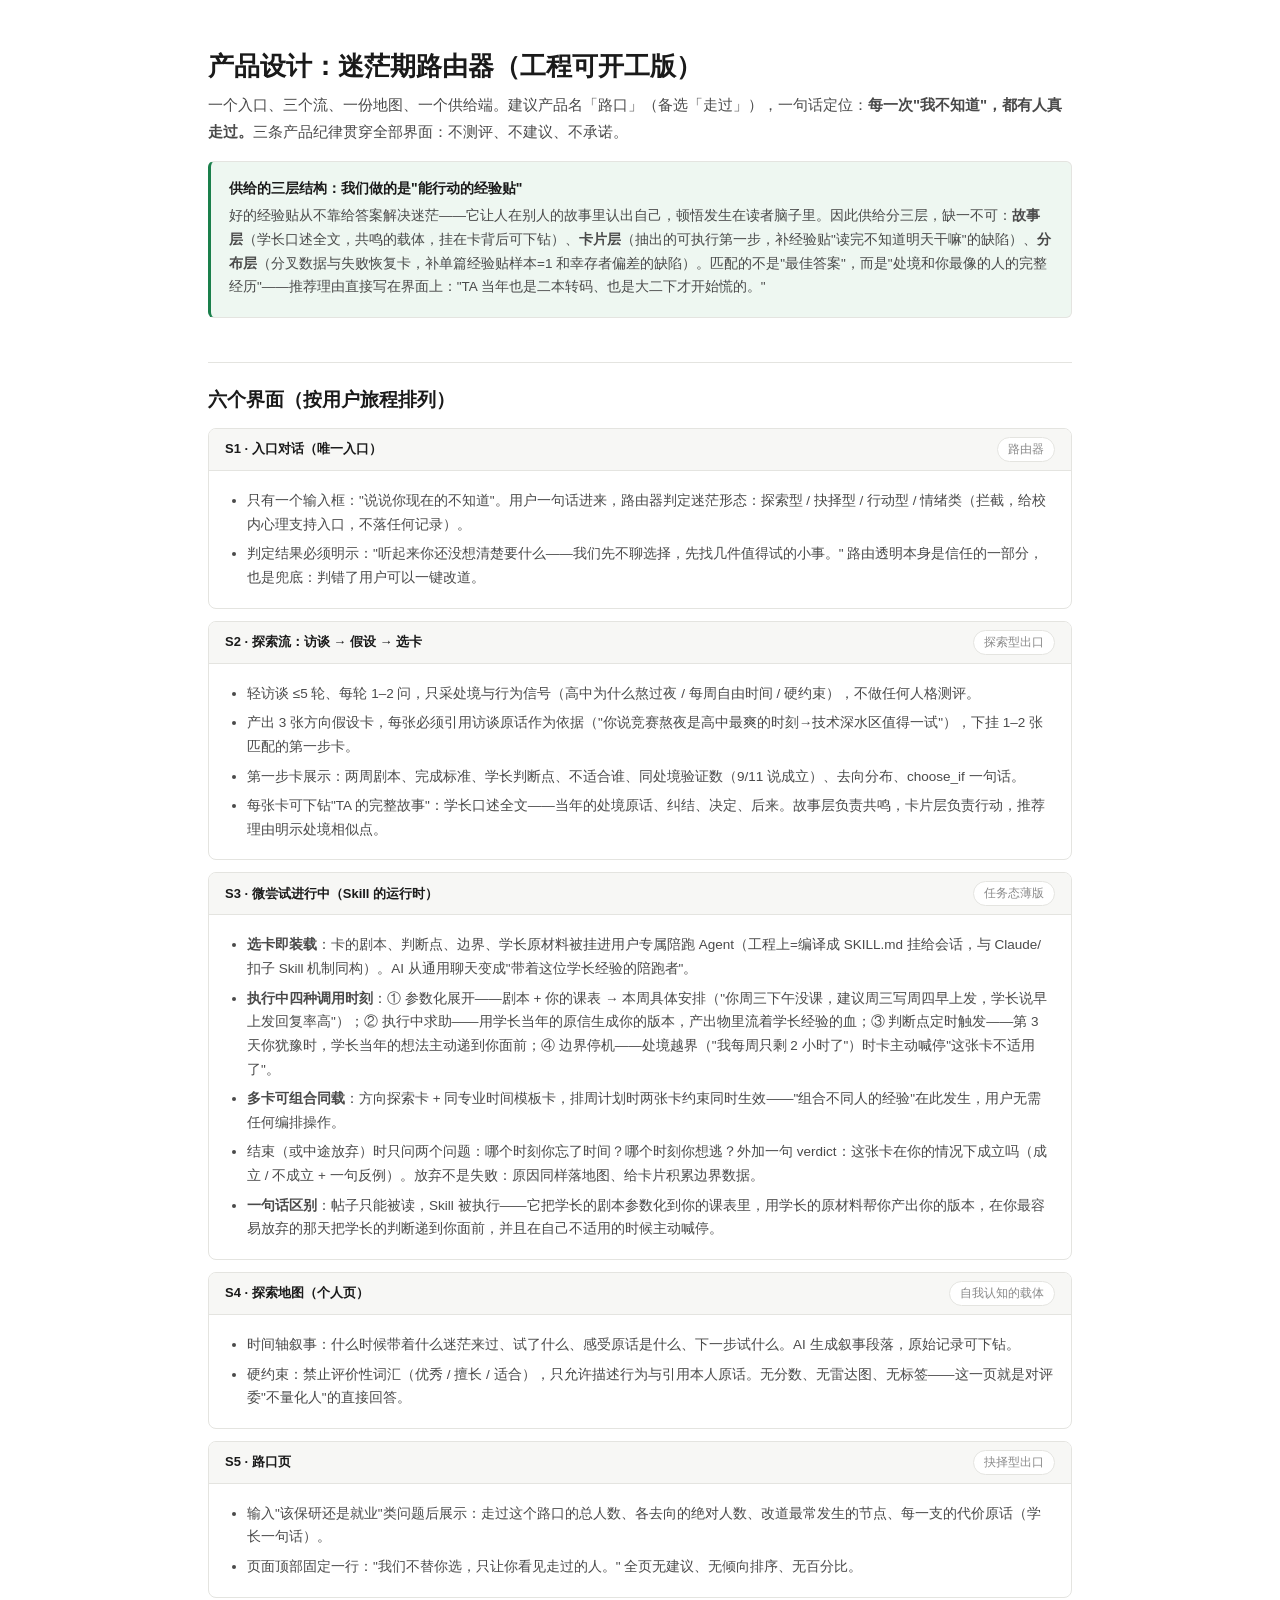
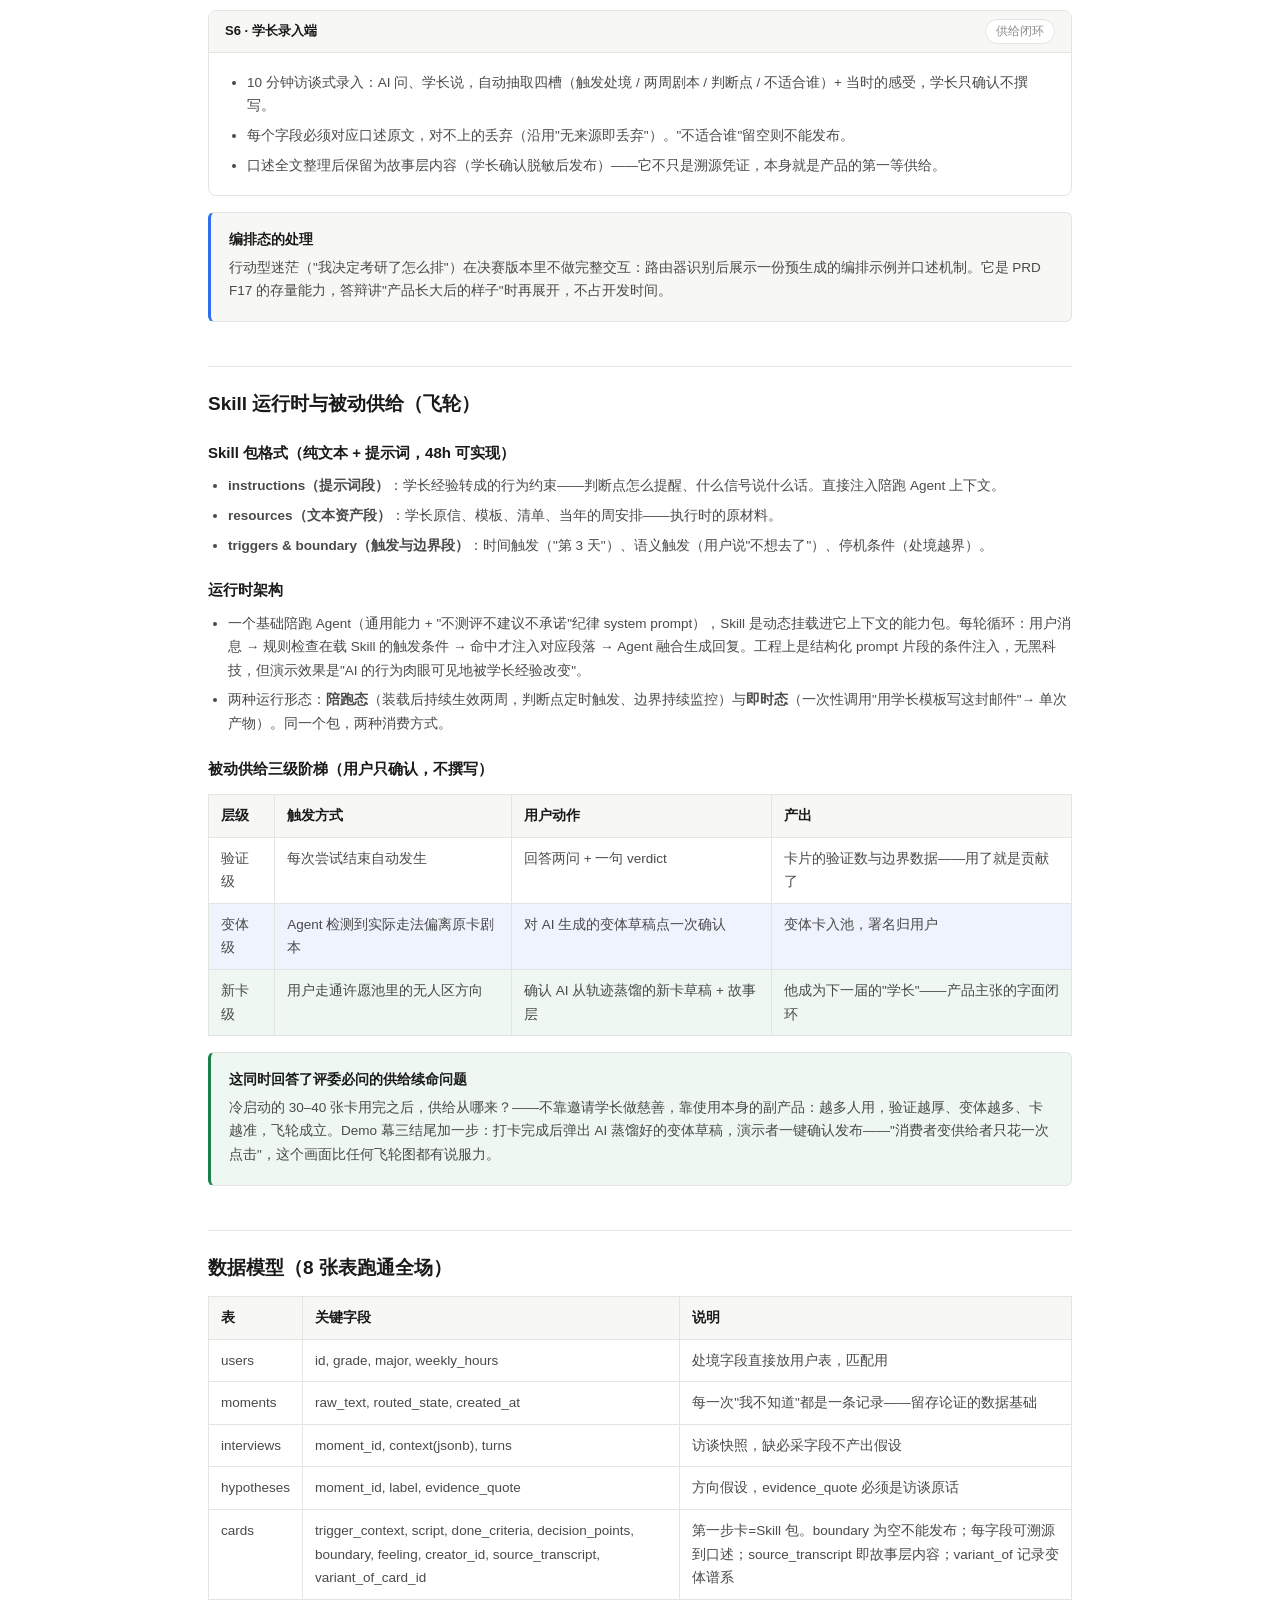
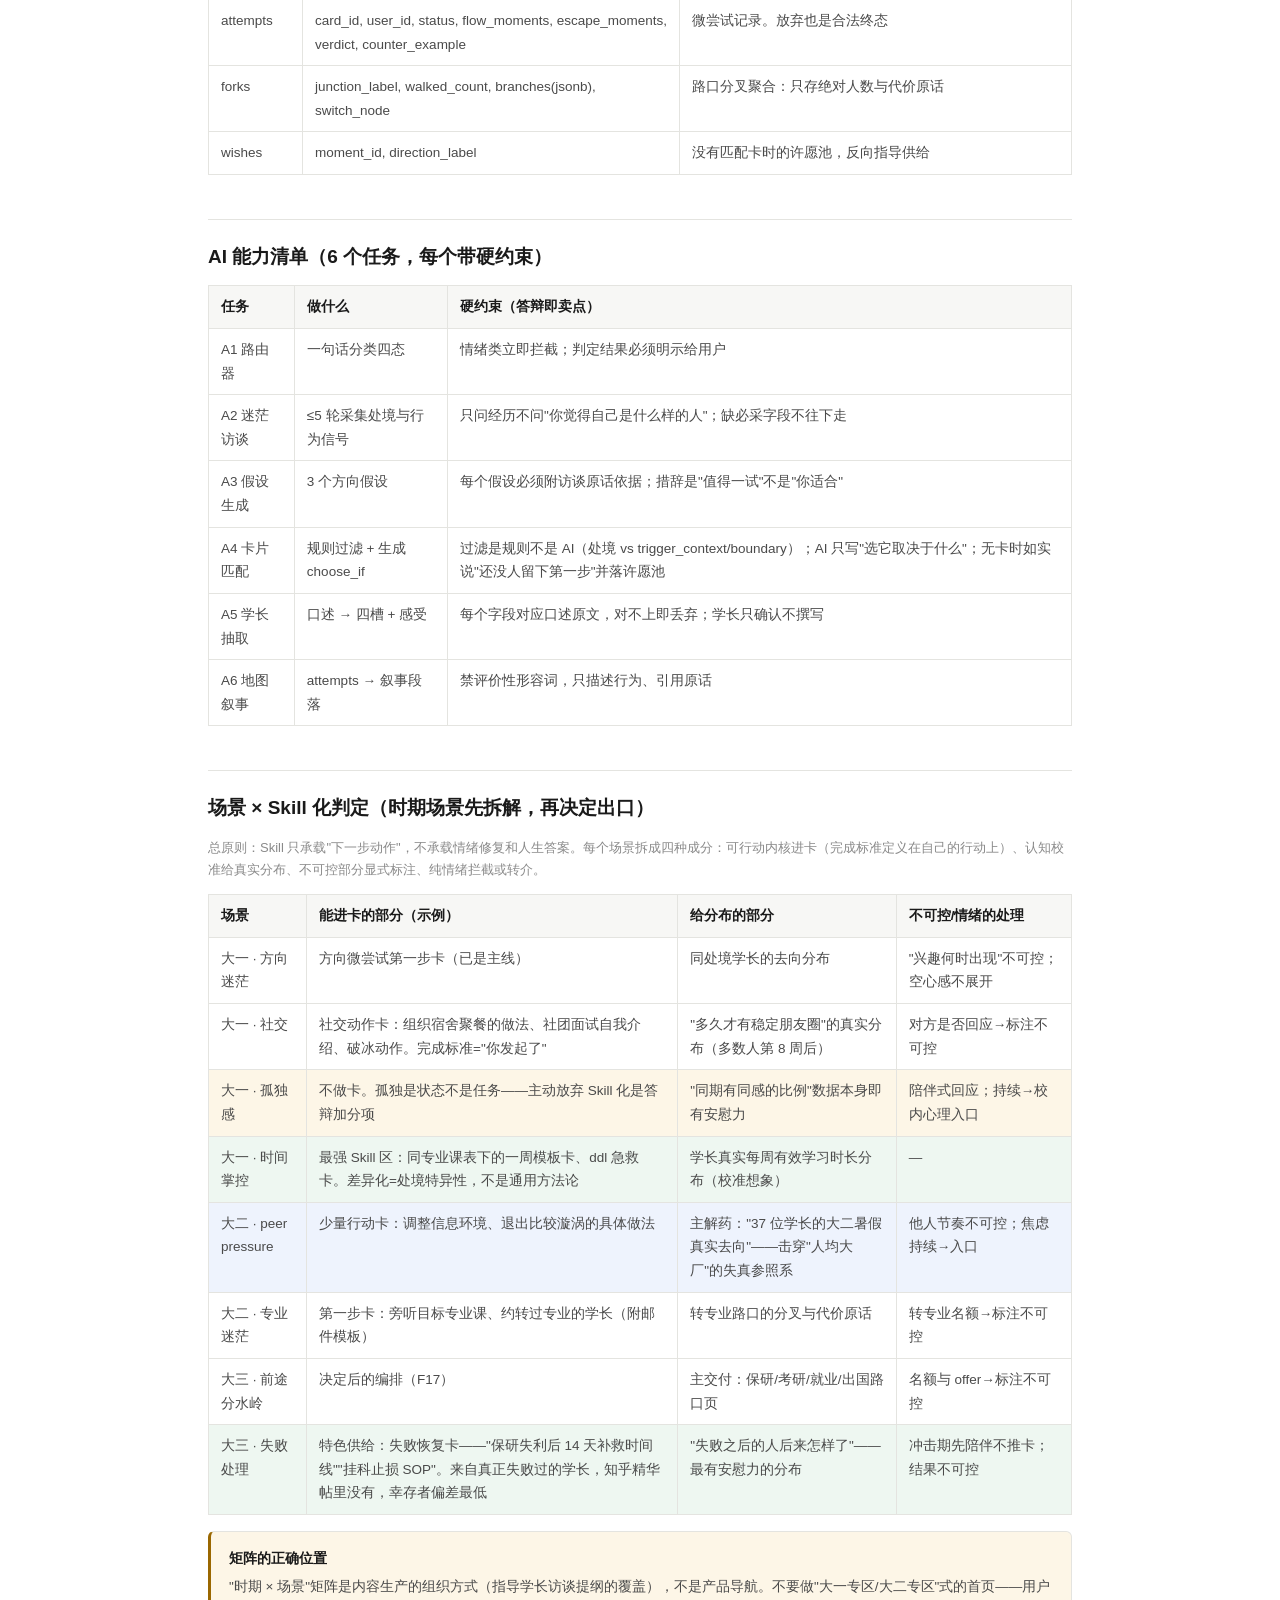
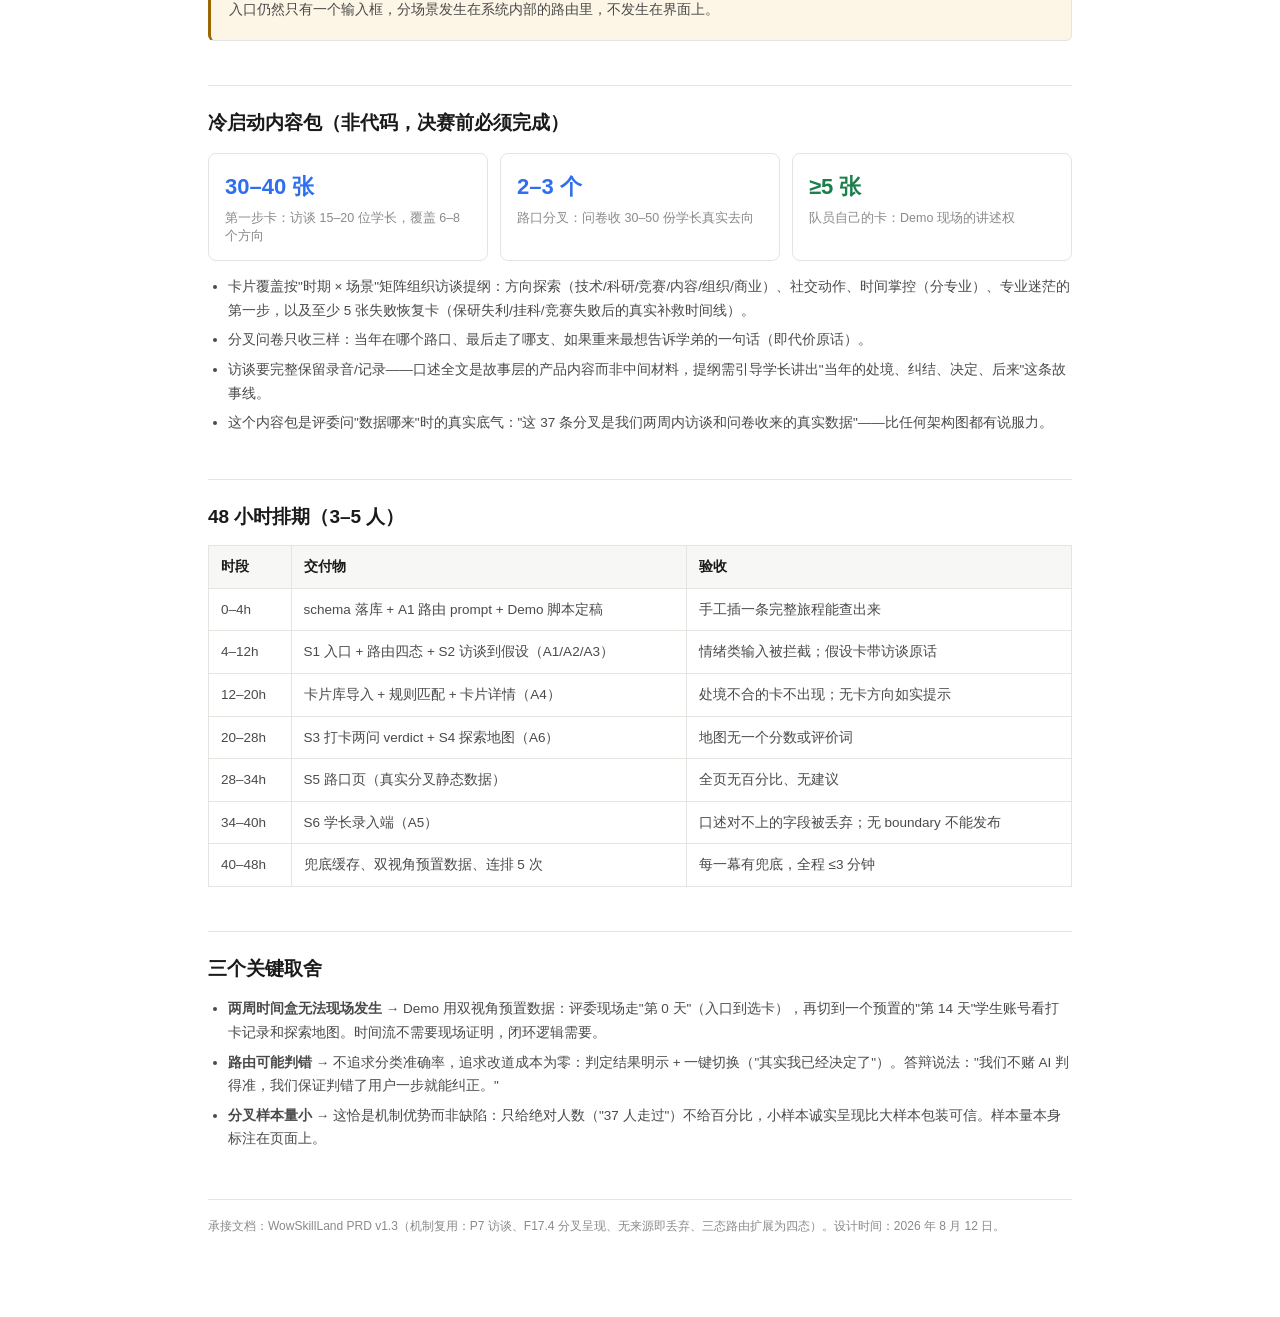
<file: docs/迷茫期路由器_产品设计.html>
<!DOCTYPE html>
<html lang="zh-CN">
<head>
<meta charset="UTF-8">
<meta name="viewport" content="width=device-width, initial-scale=1.0">
<title>产品设计：迷茫期路由器（工程可开工版）</title>
<style>
  :root {
    --text-1: #1a1a1a;
    --text-2: #4a4a4a;
    --text-3: #8a8a8a;
    --bg: #ffffff;
    --bg-soft: #f7f7f5;
    --stroke: #e4e4e0;
    --accent: #2f6fed;
    --success: #1a7f4b;
    --success-bg: #eef7f1;
    --warning: #9a6700;
    --warning-bg: #fdf6e7;
    --info: #2f6fed;
    --info-bg: #eef3fd;
  }
  * { box-sizing: border-box; }
  body {
    margin: 0;
    font-family: -apple-system, BlinkMacSystemFont, "PingFang SC", "Hiragino Sans GB", "Microsoft YaHei", sans-serif;
    color: var(--text-1);
    background: var(--bg);
    line-height: 1.75;
  }
  .page { max-width: 920px; margin: 0 auto; padding: 48px 28px 80px; }
  h1 { font-size: 26px; line-height: 1.4; margin: 0 0 8px; }
  h2 { font-size: 19px; margin: 44px 0 12px; padding-top: 20px; border-top: 1px solid var(--stroke); }
  h3 { font-size: 15px; margin: 20px 0 8px; }
  p { margin: 8px 0; color: var(--text-2); font-size: 14.5px; }
  .lead { font-size: 15px; color: var(--text-2); }
  .muted { color: var(--text-3); font-size: 13px; }
  table { width: 100%; border-collapse: collapse; margin: 12px 0; font-size: 13.5px; }
  th, td { border: 1px solid var(--stroke); padding: 9px 12px; text-align: left; vertical-align: top; }
  th { background: var(--bg-soft); font-weight: 600; white-space: nowrap; }
  td { color: var(--text-2); }
  tr.hl-success td { background: var(--success-bg); }
  tr.hl-warning td { background: var(--warning-bg); }
  tr.hl-info td { background: var(--info-bg); }
  .callout { border: 1px solid var(--stroke); border-left: 3px solid var(--accent); background: var(--bg-soft); padding: 14px 18px; border-radius: 6px; margin: 16px 0; }
  .callout.success { border-left-color: var(--success); background: var(--success-bg); }
  .callout.warning { border-left-color: var(--warning); background: var(--warning-bg); }
  .callout .title { font-weight: 600; font-size: 14px; margin-bottom: 4px; color: var(--text-1); }
  .callout p { font-size: 13.5px; margin: 4px 0; }
  .screen { border: 1px solid var(--stroke); border-radius: 8px; margin: 12px 0; overflow: hidden; }
  .screen-head { display: flex; justify-content: space-between; align-items: center; padding: 8px 16px; background: var(--bg-soft); border-bottom: 1px solid var(--stroke); font-size: 13px; font-weight: 600; }
  .screen-head .tag { font-weight: 500; font-size: 12px; color: var(--text-3); border: 1px solid var(--stroke); border-radius: 99px; padding: 1px 10px; background: var(--bg); }
  .screen-body { padding: 12px 18px; }
  ul { margin: 6px 0; padding-left: 20px; }
  li { margin: 6px 0; color: var(--text-2); font-size: 13.5px; }
  .stats { display: grid; grid-template-columns: repeat(3, 1fr); gap: 12px; margin: 14px 0; }
  .stat { border: 1px solid var(--stroke); border-radius: 8px; padding: 14px 16px; }
  .stat .v { font-size: 22px; font-weight: 700; }
  .stat .v.info { color: var(--info); }
  .stat .v.success { color: var(--success); }
  .stat .l { font-size: 12.5px; color: var(--text-3); margin-top: 2px; line-height: 1.5; }
  .footer { margin-top: 48px; padding-top: 16px; border-top: 1px solid var(--stroke); font-size: 12px; color: var(--text-3); }
  @media print {
    .page { padding: 0; }
    h2 { break-after: avoid; }
    .screen, .callout, table { break-inside: avoid; }
  }
  @media (max-width: 640px) {
    .stats { grid-template-columns: 1fr; }
    table { display: block; overflow-x: auto; }
  }
</style>
</head>
<body>
<div class="page">

<h1>产品设计：迷茫期路由器（工程可开工版）</h1>
<p class="lead">一个入口、三个流、一份地图、一个供给端。建议产品名「路口」（备选「走过」），一句话定位：<strong>每一次"我不知道"，都有人真走过。</strong>三条产品纪律贯穿全部界面：不测评、不建议、不承诺。</p>

<div class="callout success">
  <div class="title">供给的三层结构：我们做的是"能行动的经验贴"</div>
  <p>好的经验贴从不靠给答案解决迷茫——它让人在别人的故事里认出自己，顿悟发生在读者脑子里。因此供给分三层，缺一不可：<strong>故事层</strong>（学长口述全文，共鸣的载体，挂在卡背后可下钻）、<strong>卡片层</strong>（抽出的可执行第一步，补经验贴"读完不知道明天干嘛"的缺陷）、<strong>分布层</strong>（分叉数据与失败恢复卡，补单篇经验贴样本=1 和幸存者偏差的缺陷）。匹配的不是"最佳答案"，而是"处境和你最像的人的完整经历"——推荐理由直接写在界面上："TA 当年也是二本转码、也是大二下才开始慌的。"</p>
</div>

<h2>六个界面（按用户旅程排列）</h2>

<div class="screen">
  <div class="screen-head">S1 · 入口对话（唯一入口）<span class="tag">路由器</span></div>
  <div class="screen-body"><ul>
    <li>只有一个输入框："说说你现在的不知道"。用户一句话进来，路由器判定迷茫形态：探索型 / 抉择型 / 行动型 / 情绪类（拦截，给校内心理支持入口，不落任何记录）。</li>
    <li>判定结果必须明示："听起来你还没想清楚要什么——我们先不聊选择，先找几件值得试的小事。" 路由透明本身是信任的一部分，也是兜底：判错了用户可以一键改道。</li>
  </ul></div>
</div>

<div class="screen">
  <div class="screen-head">S2 · 探索流：访谈 → 假设 → 选卡<span class="tag">探索型出口</span></div>
  <div class="screen-body"><ul>
    <li>轻访谈 ≤5 轮、每轮 1–2 问，只采处境与行为信号（高中为什么熬过夜 / 每周自由时间 / 硬约束），不做任何人格测评。</li>
    <li>产出 3 张方向假设卡，每张必须引用访谈原话作为依据（"你说竞赛熬夜是高中最爽的时刻→技术深水区值得一试"），下挂 1–2 张匹配的第一步卡。</li>
    <li>第一步卡展示：两周剧本、完成标准、学长判断点、不适合谁、同处境验证数（9/11 说成立）、去向分布、choose_if 一句话。</li>
    <li>每张卡可下钻"TA 的完整故事"：学长口述全文——当年的处境原话、纠结、决定、后来。故事层负责共鸣，卡片层负责行动，推荐理由明示处境相似点。</li>
  </ul></div>
</div>

<div class="screen">
  <div class="screen-head">S3 · 微尝试进行中（Skill 的运行时）<span class="tag">任务态薄版</span></div>
  <div class="screen-body"><ul>
    <li><strong>选卡即装载</strong>：卡的剧本、判断点、边界、学长原材料被挂进用户专属陪跑 Agent（工程上=编译成 SKILL.md 挂给会话，与 Claude/扣子 Skill 机制同构）。AI 从通用聊天变成"带着这位学长经验的陪跑者"。</li>
    <li><strong>执行中四种调用时刻</strong>：① 参数化展开——剧本 + 你的课表 → 本周具体安排（"你周三下午没课，建议周三写周四早上发，学长说早上发回复率高"）；② 执行中求助——用学长当年的原信生成你的版本，产出物里流着学长经验的血；③ 判断点定时触发——第 3 天你犹豫时，学长当年的想法主动递到你面前；④ 边界停机——处境越界（"我每周只剩 2 小时了"）时卡主动喊停"这张卡不适用了"。</li>
    <li><strong>多卡可组合同载</strong>：方向探索卡 + 同专业时间模板卡，排周计划时两张卡约束同时生效——"组合不同人的经验"在此发生，用户无需任何编排操作。</li>
    <li>结束（或中途放弃）时只问两个问题：哪个时刻你忘了时间？哪个时刻你想逃？外加一句 verdict：这张卡在你的情况下成立吗（成立 / 不成立 + 一句反例）。放弃不是失败：原因同样落地图、给卡片积累边界数据。</li>
    <li><strong>一句话区别</strong>：帖子只能被读，Skill 被执行——它把学长的剧本参数化到你的课表里，用学长的原材料帮你产出你的版本，在你最容易放弃的那天把学长的判断递到你面前，并且在自己不适用的时候主动喊停。</li>
  </ul></div>
</div>

<div class="screen">
  <div class="screen-head">S4 · 探索地图（个人页）<span class="tag">自我认知的载体</span></div>
  <div class="screen-body"><ul>
    <li>时间轴叙事：什么时候带着什么迷茫来过、试了什么、感受原话是什么、下一步试什么。AI 生成叙事段落，原始记录可下钻。</li>
    <li>硬约束：禁止评价性词汇（优秀 / 擅长 / 适合），只允许描述行为与引用本人原话。无分数、无雷达图、无标签——这一页就是对评委"不量化人"的直接回答。</li>
  </ul></div>
</div>

<div class="screen">
  <div class="screen-head">S5 · 路口页<span class="tag">抉择型出口</span></div>
  <div class="screen-body"><ul>
    <li>输入"该保研还是就业"类问题后展示：走过这个路口的总人数、各去向的绝对人数、改道最常发生的节点、每一支的代价原话（学长一句话）。</li>
    <li>页面顶部固定一行："我们不替你选，只让你看见走过的人。" 全页无建议、无倾向排序、无百分比。</li>
  </ul></div>
</div>

<div class="screen">
  <div class="screen-head">S6 · 学长录入端<span class="tag">供给闭环</span></div>
  <div class="screen-body"><ul>
    <li>10 分钟访谈式录入：AI 问、学长说，自动抽取四槽（触发处境 / 两周剧本 / 判断点 / 不适合谁）+ 当时的感受，学长只确认不撰写。</li>
    <li>每个字段必须对应口述原文，对不上的丢弃（沿用"无来源即丢弃"）。"不适合谁"留空则不能发布。</li>
    <li>口述全文整理后保留为故事层内容（学长确认脱敏后发布）——它不只是溯源凭证，本身就是产品的第一等供给。</li>
  </ul></div>
</div>

<div class="callout">
  <div class="title">编排态的处理</div>
  <p>行动型迷茫（"我决定考研了怎么排"）在决赛版本里不做完整交互：路由器识别后展示一份预生成的编排示例并口述机制。它是 PRD F17 的存量能力，答辩讲"产品长大后的样子"时再展开，不占开发时间。</p>
</div>

<h2>Skill 运行时与被动供给（飞轮）</h2>

<h3>Skill 包格式（纯文本 + 提示词，48h 可实现）</h3>
<ul>
  <li><strong>instructions（提示词段）</strong>：学长经验转成的行为约束——判断点怎么提醒、什么信号说什么话。直接注入陪跑 Agent 上下文。</li>
  <li><strong>resources（文本资产段）</strong>：学长原信、模板、清单、当年的周安排——执行时的原材料。</li>
  <li><strong>triggers &amp; boundary（触发与边界段）</strong>：时间触发（"第 3 天"）、语义触发（用户说"不想去了"）、停机条件（处境越界）。</li>
</ul>

<h3>运行时架构</h3>
<ul>
  <li>一个基础陪跑 Agent（通用能力 + "不测评不建议不承诺"纪律 system prompt），Skill 是动态挂载进它上下文的能力包。每轮循环：用户消息 → 规则检查在载 Skill 的触发条件 → 命中才注入对应段落 → Agent 融合生成回复。工程上是结构化 prompt 片段的条件注入，无黑科技，但演示效果是"AI 的行为肉眼可见地被学长经验改变"。</li>
  <li>两种运行形态：<strong>陪跑态</strong>（装载后持续生效两周，判断点定时触发、边界持续监控）与<strong>即时态</strong>（一次性调用"用学长模板写这封邮件"→ 单次产物）。同一个包，两种消费方式。</li>
</ul>

<h3>被动供给三级阶梯（用户只确认，不撰写）</h3>
<table>
  <tr><th>层级</th><th>触发方式</th><th>用户动作</th><th>产出</th></tr>
  <tr><td>验证级</td><td>每次尝试结束自动发生</td><td>回答两问 + 一句 verdict</td><td>卡片的验证数与边界数据——用了就是贡献了</td></tr>
  <tr class="hl-info"><td>变体级</td><td>Agent 检测到实际走法偏离原卡剧本</td><td>对 AI 生成的变体草稿点一次确认</td><td>变体卡入池，署名归用户</td></tr>
  <tr class="hl-success"><td>新卡级</td><td>用户走通许愿池里的无人区方向</td><td>确认 AI 从轨迹蒸馏的新卡草稿 + 故事层</td><td>他成为下一届的"学长"——产品主张的字面闭环</td></tr>
</table>
<div class="callout success">
  <div class="title">这同时回答了评委必问的供给续命问题</div>
  <p>冷启动的 30–40 张卡用完之后，供给从哪来？——不靠邀请学长做慈善，靠使用本身的副产品：越多人用，验证越厚、变体越多、卡越准，飞轮成立。Demo 幕三结尾加一步：打卡完成后弹出 AI 蒸馏好的变体草稿，演示者一键确认发布——"消费者变供给者只花一次点击"，这个画面比任何飞轮图都有说服力。</p>
</div>

<h2>数据模型（8 张表跑通全场）</h2>
<table>
  <tr><th>表</th><th>关键字段</th><th>说明</th></tr>
  <tr><td>users</td><td>id, grade, major, weekly_hours</td><td>处境字段直接放用户表，匹配用</td></tr>
  <tr><td>moments</td><td>raw_text, routed_state, created_at</td><td>每一次"我不知道"都是一条记录——留存论证的数据基础</td></tr>
  <tr><td>interviews</td><td>moment_id, context(jsonb), turns</td><td>访谈快照，缺必采字段不产出假设</td></tr>
  <tr><td>hypotheses</td><td>moment_id, label, evidence_quote</td><td>方向假设，evidence_quote 必须是访谈原话</td></tr>
  <tr><td>cards</td><td>trigger_context, script, done_criteria, decision_points, boundary, feeling, creator_id, source_transcript, variant_of_card_id</td><td>第一步卡=Skill 包。boundary 为空不能发布；每字段可溯源到口述；source_transcript 即故事层内容；variant_of 记录变体谱系</td></tr>
  <tr><td>attempts</td><td>card_id, user_id, status, flow_moments, escape_moments, verdict, counter_example</td><td>微尝试记录。放弃也是合法终态</td></tr>
  <tr><td>forks</td><td>junction_label, walked_count, branches(jsonb), switch_node</td><td>路口分叉聚合：只存绝对人数与代价原话</td></tr>
  <tr><td>wishes</td><td>moment_id, direction_label</td><td>没有匹配卡时的许愿池，反向指导供给</td></tr>
</table>

<h2>AI 能力清单（6 个任务，每个带硬约束）</h2>
<table>
  <tr><th>任务</th><th>做什么</th><th>硬约束（答辩即卖点）</th></tr>
  <tr><td>A1 路由器</td><td>一句话分类四态</td><td>情绪类立即拦截；判定结果必须明示给用户</td></tr>
  <tr><td>A2 迷茫访谈</td><td>≤5 轮采集处境与行为信号</td><td>只问经历不问"你觉得自己是什么样的人"；缺必采字段不往下走</td></tr>
  <tr><td>A3 假设生成</td><td>3 个方向假设</td><td>每个假设必须附访谈原话依据；措辞是"值得一试"不是"你适合"</td></tr>
  <tr><td>A4 卡片匹配</td><td>规则过滤 + 生成 choose_if</td><td>过滤是规则不是 AI（处境 vs trigger_context/boundary）；AI 只写"选它取决于什么"；无卡时如实说"还没人留下第一步"并落许愿池</td></tr>
  <tr><td>A5 学长抽取</td><td>口述 → 四槽 + 感受</td><td>每个字段对应口述原文，对不上即丢弃；学长只确认不撰写</td></tr>
  <tr><td>A6 地图叙事</td><td>attempts → 叙事段落</td><td>禁评价性形容词，只描述行为、引用原话</td></tr>
</table>

<h2>场景 × Skill 化判定（时期场景先拆解，再决定出口）</h2>
<p class="muted">总原则：Skill 只承载"下一步动作"，不承载情绪修复和人生答案。每个场景拆成四种成分：可行动内核进卡（完成标准定义在自己的行动上）、认知校准给真实分布、不可控部分显式标注、纯情绪拦截或转介。</p>
<table>
  <tr><th>场景</th><th>能进卡的部分（示例）</th><th>给分布的部分</th><th>不可控/情绪的处理</th></tr>
  <tr><td>大一 · 方向迷茫</td><td>方向微尝试第一步卡（已是主线）</td><td>同处境学长的去向分布</td><td>"兴趣何时出现"不可控；空心感不展开</td></tr>
  <tr><td>大一 · 社交</td><td>社交动作卡：组织宿舍聚餐的做法、社团面试自我介绍、破冰动作。完成标准="你发起了"</td><td>"多久才有稳定朋友圈"的真实分布（多数人第 8 周后）</td><td>对方是否回应→标注不可控</td></tr>
  <tr class="hl-warning"><td>大一 · 孤独感</td><td>不做卡。孤独是状态不是任务——主动放弃 Skill 化是答辩加分项</td><td>"同期有同感的比例"数据本身即有安慰力</td><td>陪伴式回应；持续→校内心理入口</td></tr>
  <tr class="hl-success"><td>大一 · 时间掌控</td><td>最强 Skill 区：同专业课表下的一周模板卡、ddl 急救卡。差异化=处境特异性，不是通用方法论</td><td>学长真实每周有效学习时长分布（校准想象）</td><td>—</td></tr>
  <tr class="hl-info"><td>大二 · peer pressure</td><td>少量行动卡：调整信息环境、退出比较漩涡的具体做法</td><td>主解药："37 位学长的大二暑假真实去向"——击穿"人均大厂"的失真参照系</td><td>他人节奏不可控；焦虑持续→入口</td></tr>
  <tr><td>大二 · 专业迷茫</td><td>第一步卡：旁听目标专业课、约转过专业的学长（附邮件模板）</td><td>转专业路口的分叉与代价原话</td><td>转专业名额→标注不可控</td></tr>
  <tr><td>大三 · 前途分水岭</td><td>决定后的编排（F17）</td><td>主交付：保研/考研/就业/出国路口页</td><td>名额与 offer→标注不可控</td></tr>
  <tr class="hl-success"><td>大三 · 失败处理</td><td>特色供给：失败恢复卡——"保研失利后 14 天补救时间线""挂科止损 SOP"。来自真正失败过的学长，知乎精华帖里没有，幸存者偏差最低</td><td>"失败之后的人后来怎样了"——最有安慰力的分布</td><td>冲击期先陪伴不推卡；结果不可控</td></tr>
</table>
<div class="callout warning">
  <div class="title">矩阵的正确位置</div>
  <p>"时期 × 场景"矩阵是内容生产的组织方式（指导学长访谈提纲的覆盖），不是产品导航。不要做"大一专区/大二专区"式的首页——用户入口仍然只有一个输入框，分场景发生在系统内部的路由里，不发生在界面上。</p>
</div>

<h2>冷启动内容包（非代码，决赛前必须完成）</h2>
<div class="stats">
  <div class="stat"><div class="v info">30–40 张</div><div class="l">第一步卡：访谈 15–20 位学长，覆盖 6–8 个方向</div></div>
  <div class="stat"><div class="v info">2–3 个</div><div class="l">路口分叉：问卷收 30–50 份学长真实去向</div></div>
  <div class="stat"><div class="v success">≥5 张</div><div class="l">队员自己的卡：Demo 现场的讲述权</div></div>
</div>
<ul>
  <li>卡片覆盖按"时期 × 场景"矩阵组织访谈提纲：方向探索（技术/科研/竞赛/内容/组织/商业）、社交动作、时间掌控（分专业）、专业迷茫的第一步，以及至少 5 张失败恢复卡（保研失利/挂科/竞赛失败后的真实补救时间线）。</li>
  <li>分叉问卷只收三样：当年在哪个路口、最后走了哪支、如果重来最想告诉学弟的一句话（即代价原话）。</li>
  <li>访谈要完整保留录音/记录——口述全文是故事层的产品内容而非中间材料，提纲需引导学长讲出"当年的处境、纠结、决定、后来"这条故事线。</li>
  <li>这个内容包是评委问"数据哪来"时的真实底气："这 37 条分叉是我们两周内访谈和问卷收来的真实数据"——比任何架构图都有说服力。</li>
</ul>

<h2>48 小时排期（3–5 人）</h2>
<table>
  <tr><th>时段</th><th>交付物</th><th>验收</th></tr>
  <tr><td>0–4h</td><td>schema 落库 + A1 路由 prompt + Demo 脚本定稿</td><td>手工插一条完整旅程能查出来</td></tr>
  <tr><td>4–12h</td><td>S1 入口 + 路由四态 + S2 访谈到假设（A1/A2/A3）</td><td>情绪类输入被拦截；假设卡带访谈原话</td></tr>
  <tr><td>12–20h</td><td>卡片库导入 + 规则匹配 + 卡片详情（A4）</td><td>处境不合的卡不出现；无卡方向如实提示</td></tr>
  <tr><td>20–28h</td><td>S3 打卡两问 verdict + S4 探索地图（A6）</td><td>地图无一个分数或评价词</td></tr>
  <tr><td>28–34h</td><td>S5 路口页（真实分叉静态数据）</td><td>全页无百分比、无建议</td></tr>
  <tr><td>34–40h</td><td>S6 学长录入端（A5）</td><td>口述对不上的字段被丢弃；无 boundary 不能发布</td></tr>
  <tr><td>40–48h</td><td>兜底缓存、双视角预置数据、连排 5 次</td><td>每一幕有兜底，全程 ≤3 分钟</td></tr>
</table>

<h2>三个关键取舍</h2>
<ul>
  <li><strong>两周时间盒无法现场发生</strong> → Demo 用双视角预置数据：评委现场走"第 0 天"（入口到选卡），再切到一个预置的"第 14 天"学生账号看打卡记录和探索地图。时间流不需要现场证明，闭环逻辑需要。</li>
  <li><strong>路由可能判错</strong> → 不追求分类准确率，追求改道成本为零：判定结果明示 + 一键切换（"其实我已经决定了"）。答辩说法："我们不赌 AI 判得准，我们保证判错了用户一步就能纠正。"</li>
  <li><strong>分叉样本量小</strong> → 这恰是机制优势而非缺陷：只给绝对人数（"37 人走过"）不给百分比，小样本诚实呈现比大样本包装可信。样本量本身标注在页面上。</li>
</ul>

<div class="footer">
  承接文档：WowSkillLand PRD v1.3（机制复用：P7 访谈、F17.4 分叉呈现、无来源即丢弃、三态路由扩展为四态）。设计时间：2026 年 8 月 12 日。
</div>

</div>
</body>
</html>
</file>
